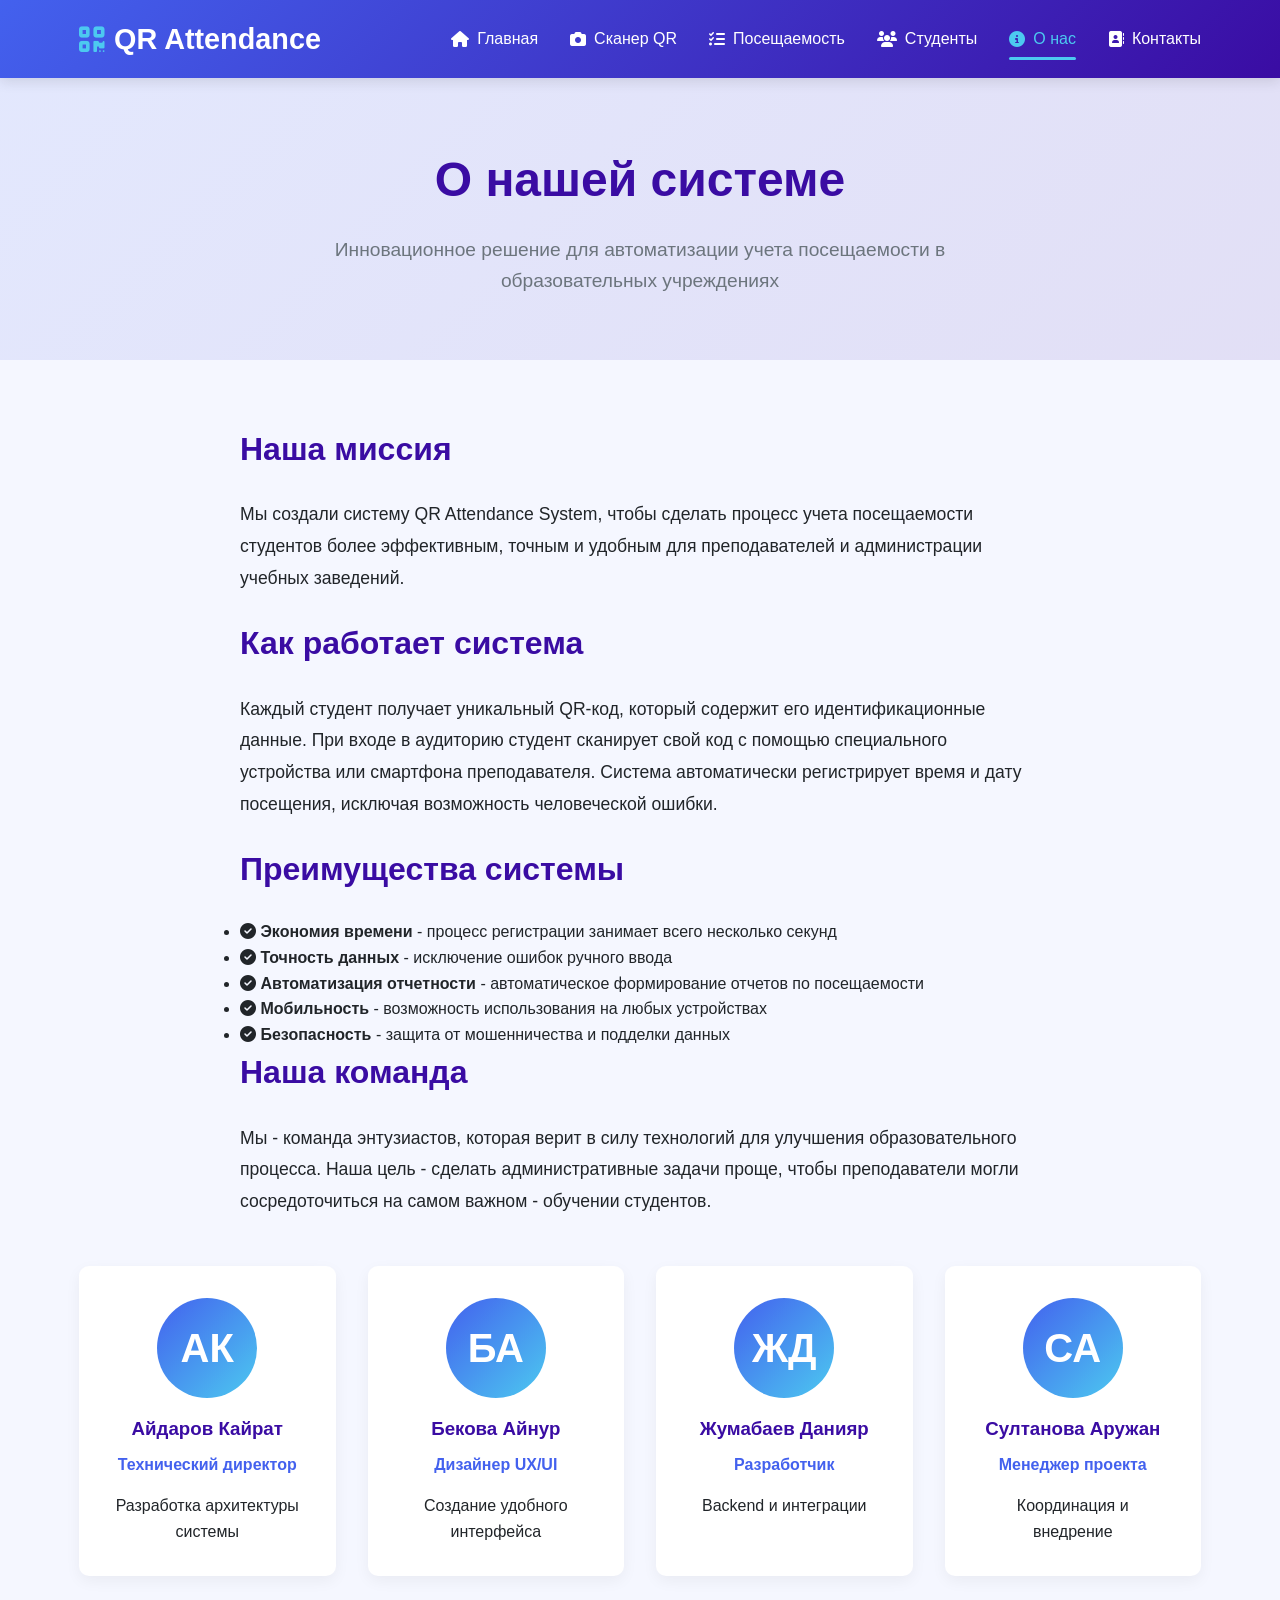
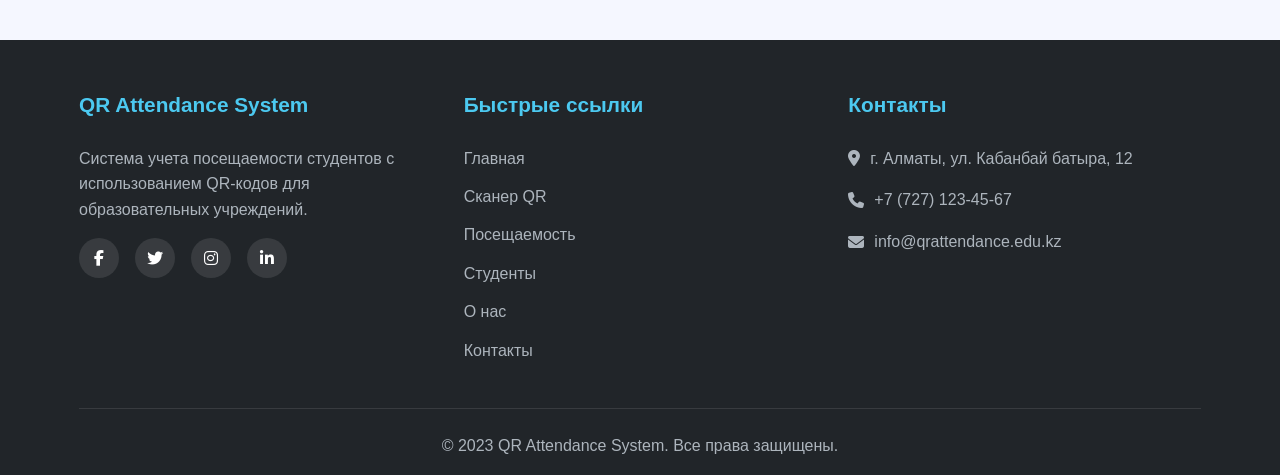
<file: about.html>
<!DOCTYPE html>
<html lang="ru">
<head>
    <meta charset="UTF-8">
    <meta name="viewport" content="width=device-width, initial-scale=1.0">
    <title>О нас | QR Attendance System</title>
    <link rel="stylesheet" href="https://cdnjs.cloudflare.com/ajax/libs/font-awesome/6.4.0/css/all.min.css">
    <link rel="stylesheet" href="../styles/style.css"> <!-- ../ для выхода из pages -->
</head>
<body>
    <header>
        <div class="container">
            <div class="header-content">
                <a href="../index.html" class="logo"> <!-- ../ для выхода к index.html -->
                    <i class="fas fa-qrcode"></i>
                    <span>QR Attendance</span>
                </a>
                <button class="mobile-menu-btn" id="mobileMenuBtn">
                    <i class="fas fa-bars"></i>
                </button>
                <nav>
                    <ul class="nav-menu" id="navMenu">
                        <li><a href="../index.html"><i class="fas fa-home"></i> Главная</a></li>
                        <li><a href="../index.html#scanner"><i class="fas fa-camera"></i> Сканер QR</a></li>
                        <li><a href="../index.html#attendance"><i class="fas fa-list-check"></i> Посещаемость</a></li>
                        <li><a href="../index.html#students"><i class="fas fa-users"></i> Студенты</a></li>
                        <li><a href="about.html" class="active"><i class="fas fa-info-circle"></i> О нас</a></li>
                        <li><a href="contacts.html"><i class="fas fa-address-book"></i> Контакты</a></li>
                    </ul>
                </nav>
            </div>
        </div>
    </header>

    <section class="about-hero">
        <div class="container">
            <h1>О нашей системе</h1>
            <p>Инновационное решение для автоматизации учета посещаемости в образовательных учреждениях</p>
        </div>
    </section>

    <section class="about-content">
        <div class="container">
            <div class="about-text">
                <h2>Наша миссия</h2>
                <p>Мы создали систему QR Attendance System, чтобы сделать процесс учета посещаемости студентов более эффективным, точным и удобным для преподавателей и администрации учебных заведений.</p>
                
                <h2>Как работает система</h2>
                <p>Каждый студент получает уникальный QR-код, который содержит его идентификационные данные. При входе в аудиторию студент сканирует свой код с помощью специального устройства или смартфона преподавателя. Система автоматически регистрирует время и дату посещения, исключая возможность человеческой ошибки.</p>
                
                <h2>Преимущества системы</h2>
                <ul class="features-list">
                    <li><i class="fas fa-check-circle"></i> <strong>Экономия времени</strong> - процесс регистрации занимает всего несколько секунд</li>
                    <li><i class="fas fa-check-circle"></i> <strong>Точность данных</strong> - исключение ошибок ручного ввода</li>
                    <li><i class="fas fa-check-circle"></i> <strong>Автоматизация отчетности</strong> - автоматическое формирование отчетов по посещаемости</li>
                    <li><i class="fas fa-check-circle"></i> <strong>Мобильность</strong> - возможность использования на любых устройствах</li>
                    <li><i class="fas fa-check-circle"></i> <strong>Безопасность</strong> - защита от мошенничества и подделки данных</li>
                </ul>
                
                <h2>Наша команда</h2>
                <p>Мы - команда энтузиастов, которая верит в силу технологий для улучшения образовательного процесса. Наша цель - сделать административные задачи проще, чтобы преподаватели могли сосредоточиться на самом важном - обучении студентов.</p>
            </div>
            
            <div class="team-grid">
                <div class="team-member">
                    <div class="member-avatar">АК</div>
                    <h3 class="member-name">Айдаров Кайрат</h3>
                    <p class="member-role">Технический директор</p>
                    <p>Разработка архитектуры системы</p>
                </div>
                <div class="team-member">
                    <div class="member-avatar">БА</div>
                    <h3 class="member-name">Бекова Айнур</h3>
                    <p class="member-role">Дизайнер UX/UI</p>
                    <p>Создание удобного интерфейса</p>
                </div>
                <div class="team-member">
                    <div class="member-avatar">ЖД</div>
                    <h3 class="member-name">Жумабаев Данияр</h3>
                    <p class="member-role">Разработчик</p>
                    <p>Backend и интеграции</p>
                </div>
                <div class="team-member">
                    <div class="member-avatar">СА</div>
                    <h3 class="member-name">Султанова Аружан</h3>
                    <p class="member-role">Менеджер проекта</p>
                    <p>Координация и внедрение</p>
                </div>
            </div>
        </div>
    </section>

    <footer>
        <div class="container">
            <div class="footer-content">
                <div class="footer-section">
                    <h3>QR Attendance System</h3>
                    <p>Система учета посещаемости студентов с использованием QR-кодов для образовательных учреждений.</p>
                    <div class="social-links">
                        <a href="#"><i class="fab fa-facebook-f"></i></a>
                        <a href="#"><i class="fab fa-twitter"></i></a>
                        <a href="#"><i class="fab fa-instagram"></i></a>
                        <a href="#"><i class="fab fa-linkedin-in"></i></a>
                    </div>
                </div>
                <div class="footer-section">
                    <h3>Быстрые ссылки</h3>
                    <ul class="footer-links">
                        <li><a href="../index.html">Главная</a></li>
                        <li><a href="../index.html#scanner">Сканер QR</a></li>
                        <li><a href="../index.html#attendance">Посещаемость</a></li>
                        <li><a href="../index.html#students">Студенты</a></li>
                        <li><a href="about.html">О нас</a></li>
                        <li><a href="contacts.html">Контакты</a></li>
                    </ul>
                </div>
                <div class="footer-section">
                    <h3>Контакты</h3>
                    <p><i class="fas fa-map-marker-alt"></i> г. Алматы, ул. Кабанбай батыра, 12</p>
                    <p><i class="fas fa-phone"></i> +7 (727) 123-45-67</p>
                    <p><i class="fas fa-envelope"></i> info@qrattendance.edu.kz</p>
                </div>
            </div>
            <div class="footer-bottom">
                <p>&copy; 2023 QR Attendance System. Все права защищены.</p>
            </div>
        </div>
    </footer>

    <script>
        document.getElementById('mobileMenuBtn').addEventListener('click', function() {
            const navMenu = document.getElementById('navMenu');
            navMenu.classList.toggle('active');
            this.innerHTML = navMenu.classList.contains('active') 
                ? '<i class="fas fa-times"></i>' 
                : '<i class="fas fa-bars"></i>';
        });
    </script>
</body>
</html>
</file>
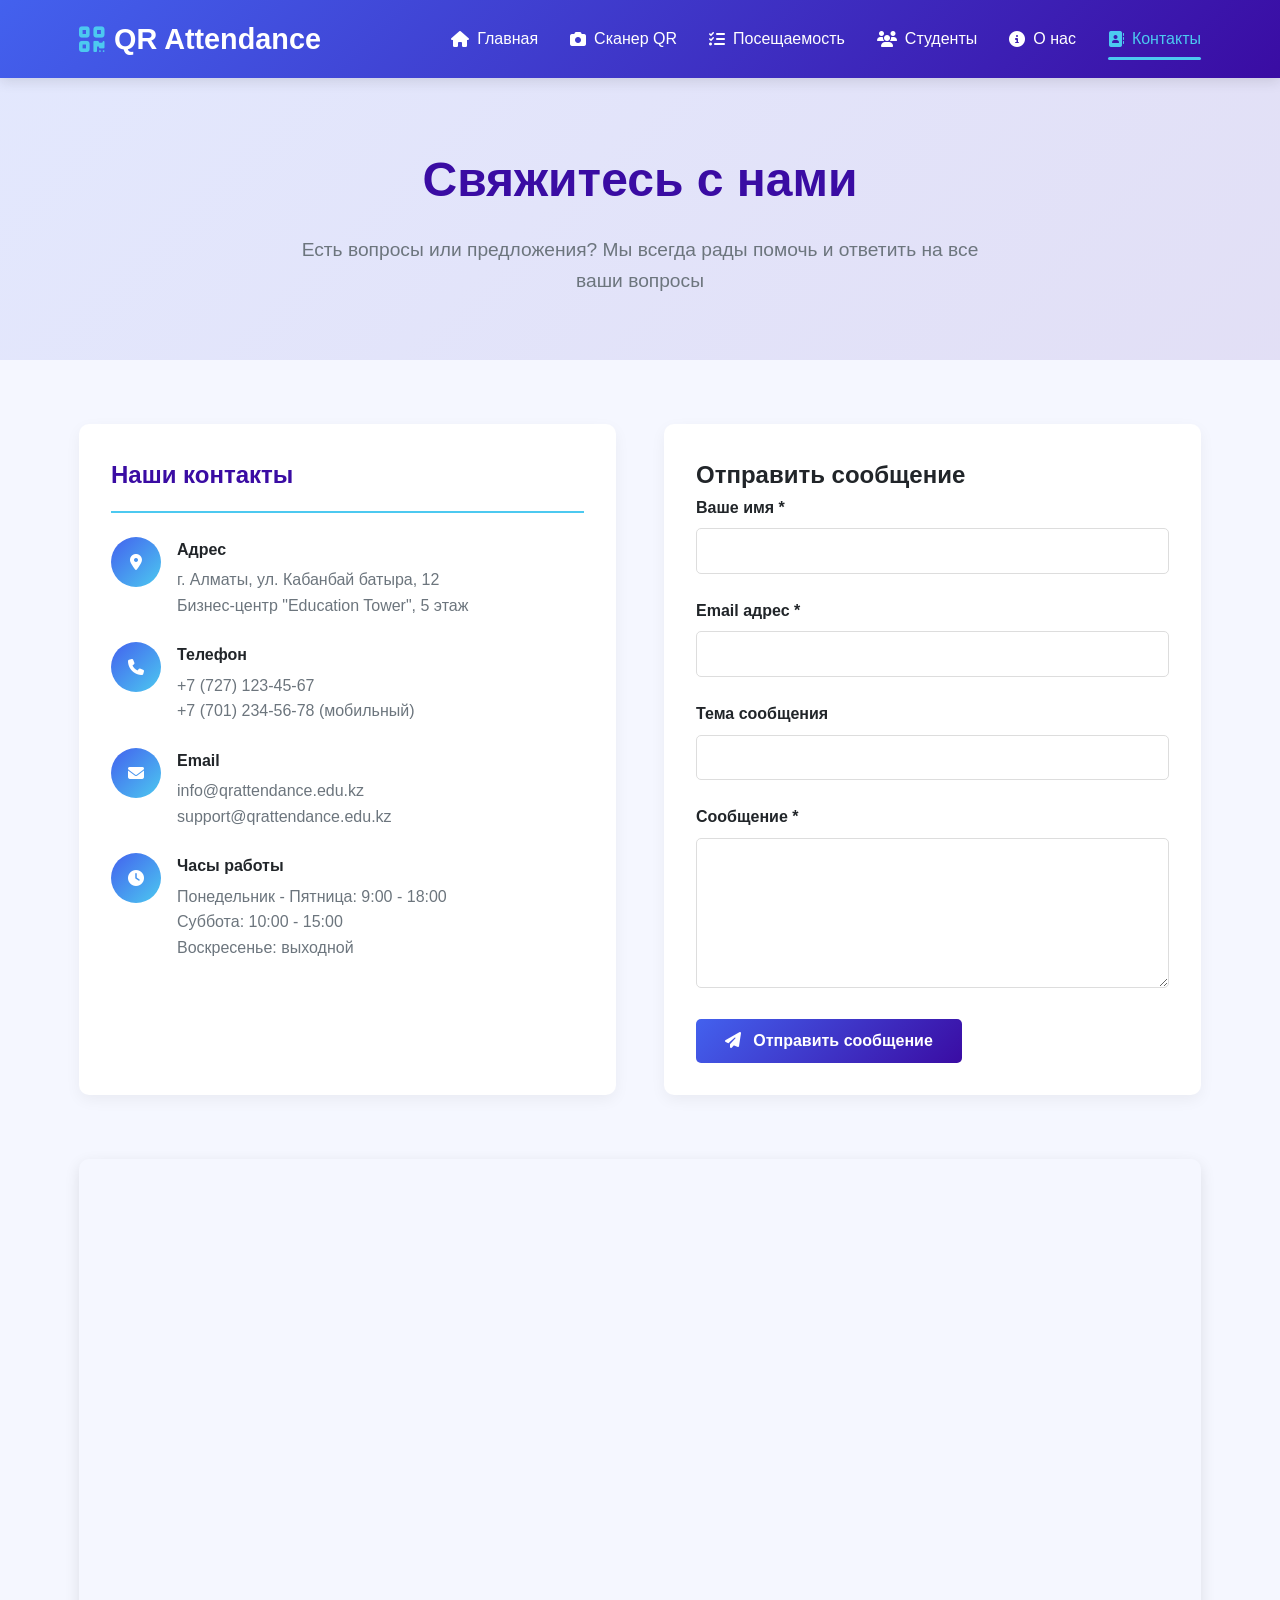
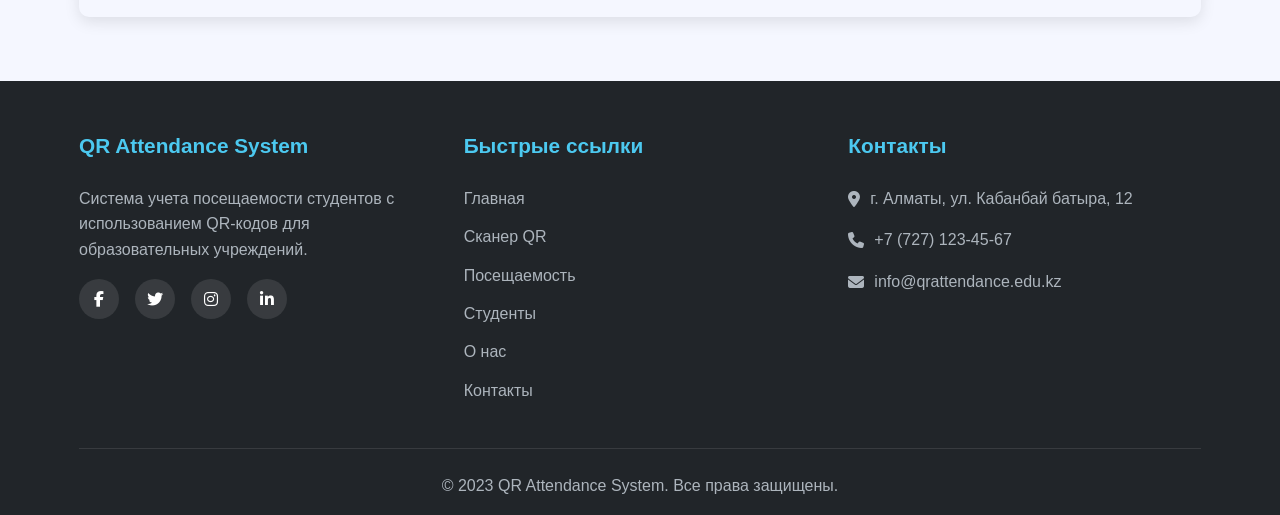
<file: contacts.html>
<!DOCTYPE html>
<html lang="ru">
<head>
    <meta charset="UTF-8">
    <meta name="viewport" content="width=device-width, initial-scale=1.0">
    <title>Контакты | QR Attendance System</title>
    <link rel="stylesheet" href="https://cdnjs.cloudflare.com/ajax/libs/font-awesome/6.4.0/css/all.min.css">
    <link rel="stylesheet" href="../styles/style.css"> <!-- ../ для выхода из pages -->
</head>
<body>
    <header>
        <div class="container">
            <div class="header-content">
                <a href="../index.html" class="logo"> <!-- ../ для выхода к index.html -->
                    <i class="fas fa-qrcode"></i>
                    <span>QR Attendance</span>
                </a>
                <button class="mobile-menu-btn" id="mobileMenuBtn">
                    <i class="fas fa-bars"></i>
                </button>
                <nav>
                    <ul class="nav-menu" id="navMenu">
                        <li><a href="../index.html"><i class="fas fa-home"></i> Главная</a></li>
                        <li><a href="../index.html#scanner"><i class="fas fa-camera"></i> Сканер QR</a></li>
                        <li><a href="../index.html#attendance"><i class="fas fa-list-check"></i> Посещаемость</a></li>
                        <li><a href="../index.html#students"><i class="fas fa-users"></i> Студенты</a></li>
                        <li><a href="about.html"><i class="fas fa-info-circle"></i> О нас</a></li>
                        <li><a href="contacts.html" class="active"><i class="fas fa-address-book"></i> Контакты</a></li>
                    </ul>
                </nav>
            </div>
        </div>
    </header>

    <section class="contacts-hero">
        <div class="container">
            <h1>Свяжитесь с нами</h1>
            <p>Есть вопросы или предложения? Мы всегда рады помочь и ответить на все ваши вопросы</p>
        </div>
    </section>

    <section class="contacts-content">
        <div class="container">
            <div class="contact-grid">
                <div class="contact-info">
                    <h2>Наши контакты</h2>
                    
                    <div class="contact-item">
                        <div class="contact-icon">
                            <i class="fas fa-map-marker-alt"></i>
                        </div>
                        <div class="contact-details">
                            <h4>Адрес</h4>
                            <p>г. Алматы, ул. Кабанбай батыра, 12</p>
                            <p>Бизнес-центр "Education Tower", 5 этаж</p>
                        </div>
                    </div>
                    
                    <div class="contact-item">
                        <div class="contact-icon">
                            <i class="fas fa-phone"></i>
                        </div>
                        <div class="contact-details">
                            <h4>Телефон</h4>
                            <p>+7 (727) 123-45-67</p>
                            <p>+7 (701) 234-56-78 (мобильный)</p>
                        </div>
                    </div>
                    
                    <div class="contact-item">
                        <div class="contact-icon">
                            <i class="fas fa-envelope"></i>
                        </div>
                        <div class="contact-details">
                            <h4>Email</h4>
                            <p>info@qrattendance.edu.kz</p>
                            <p>support@qrattendance.edu.kz</p>
                        </div>
                    </div>
                    
                    <div class="contact-item">
                        <div class="contact-icon">
                            <i class="fas fa-clock"></i>
                        </div>
                        <div class="contact-details">
                            <h4>Часы работы</h4>
                            <p>Понедельник - Пятница: 9:00 - 18:00</p>
                            <p>Суббота: 10:00 - 15:00</p>
                            <p>Воскресенье: выходной</p>
                        </div>
                    </div>
                </div>
                
                <div class="contact-form">
                    <h2>Отправить сообщение</h2>
                    <form>
                        <div class="form-group">
                            <label for="name">Ваше имя *</label>
                            <input type="text" id="name" required>
                        </div>
                        
                        <div class="form-group">
                            <label for="email">Email адрес *</label>
                            <input type="email" id="email" required>
                        </div>
                        
                        <div class="form-group">
                            <label for="subject">Тема сообщения</label>
                            <input type="text" id="subject">
                        </div>
                        
                        <div class="form-group">
                            <label for="message">Сообщение *</label>
                            <textarea id="message" required></textarea>
                        </div>
                        
                        <button type="submit" class="btn btn-primary">
                            <i class="fas fa-paper-plane"></i> Отправить сообщение
                        </button>
                    </form>
                </div>
            </div>
            
            <div class="map-container">
                <iframe 
                    src="https://www.google.com/maps/embed?pb=!1m18!1m12!1m3!1d2906.7760361928535!2d76.91278731548467!3d43.23523497913778!2m3!1f0!2f0!3f0!3m2!1i1024!2i768!4f13.1!3m3!1m2!1s0x3883692f027581ad%3A0x2426740f56437e63!2z0JzQtdC20LTRj9C90YHRjNC60LjQuSDQv9C-0LvRjNGB0LrQsNGPINGD0LsuLCAxMiDQutC-0YDQv9GD0YEgMjEsINCQ0LvQvNCw0YLRiyAwNTAwMDA!5e0!3m2!1sru!2skz!4v1684167890123!5m2!1sru!2skz" 
                    width="100%" 
                    height="450" 
                    style="border:0;" 
                    allowfullscreen="" 
                    loading="lazy" 
                    referrerpolicy="no-referrer-when-downgrade">
                </iframe>
            </div>
        </div>
    </section>

    <footer>
        <div class="container">
            <div class="footer-content">
                <div class="footer-section">
                    <h3>QR Attendance System</h3>
                    <p>Система учета посещаемости студентов с использованием QR-кодов для образовательных учреждений.</p>
                    <div class="social-links">
                        <a href="#"><i class="fab fa-facebook-f"></i></a>
                        <a href="#"><i class="fab fa-twitter"></i></a>
                        <a href="#"><i class="fab fa-instagram"></i></a>
                        <a href="#"><i class="fab fa-linkedin-in"></i></a>
                    </div>
                </div>
                <div class="footer-section">
                    <h3>Быстрые ссылки</h3>
                    <ul class="footer-links">
                        <li><a href="../index.html">Главная</a></li>
                        <li><a href="../index.html#scanner">Сканер QR</a></li>
                        <li><a href="../index.html#attendance">Посещаемость</a></li>
                        <li><a href="../index.html#students">Студенты</a></li>
                        <li><a href="about.html">О нас</a></li>
                        <li><a href="contacts.html">Контакты</a></li>
                    </ul>
                </div>
                <div class="footer-section">
                    <h3>Контакты</h3>
                    <p><i class="fas fa-map-marker-alt"></i> г. Алматы, ул. Кабанбай батыра, 12</p>
                    <p><i class="fas fa-phone"></i> +7 (727) 123-45-67</p>
                    <p><i class="fas fa-envelope"></i> info@qrattendance.edu.kz</p>
                </div>
            </div>
            <div class="footer-bottom">
                <p>&copy; 2023 QR Attendance System. Все права защищены.</p>
            </div>
        </div>
    </footer>

    <script>
        document.getElementById('mobileMenuBtn').addEventListener('click', function() {
            const navMenu = document.getElementById('navMenu');
            navMenu.classList.toggle('active');
            this.innerHTML = navMenu.classList.contains('active') 
                ? '<i class="fas fa-times"></i>' 
                : '<i class="fas fa-bars"></i>';
        });
        
        document.querySelector('form').addEventListener('submit', function(e) {
            e.preventDefault();
            alert('Сообщение отправлено! Мы свяжемся с вами в ближайшее время.');
            this.reset();
        });
    </script>
</body>
</html>
</file>
<file: styles/style.css>
* {
    margin: 0;
    padding: 0;
    box-sizing: border-box;
    font-family: 'Segoe UI', Tahoma, Geneva, Verdana, sans-serif;
}

:root {
    --primary: #4361ee;
    --secondary: #3a0ca3;
    --accent: #4cc9f0;
    --light: #f8f9fa;
    --dark: #212529;
    --success: #4ade80;
    --warning: #f59e0b;
    --danger: #ef4444;
    --gray: #6c757d;
    --light-gray: #e9ecef;
}

body {
    background-color: #f5f7ff;
    color: var(--dark);
    line-height: 1.6;
}

.container {
    width: 90%;
    max-width: 1200px;
    margin: 0 auto;
    padding: 0 15px;
}

/* Header Styles */
header {
    background: linear-gradient(135deg, var(--primary), var(--secondary));
    color: white;
    padding: 1rem 0;
    box-shadow: 0 4px 12px rgba(0, 0, 0, 0.1);
    position: sticky;
    top: 0;
    z-index: 1000;
}

.header-content {
    display: flex;
    justify-content: space-between;
    align-items: center;
}

.logo {
    display: flex;
    align-items: center;
    gap: 10px;
    font-size: 1.8rem;
    font-weight: 700;
    text-decoration: none;
    color: white;
}

.logo i {
    color: var(--accent);
}

.nav-menu {
    display: flex;
    list-style: none;
    gap: 2rem;
}

.nav-menu a {
    color: white;
    text-decoration: none;
    font-weight: 500;
    padding: 0.5rem 0;
    position: relative;
    transition: all 0.3s ease;
    display: flex;
    align-items: center;
    gap: 0.5rem;
}

.nav-menu a:hover {
    color: var(--accent);
}

.nav-menu a.active {
    color: var(--accent);
}

.nav-menu a.active::after {
    content: '';
    position: absolute;
    bottom: 0;
    left: 0;
    width: 100%;
    height: 3px;
    background-color: var(--accent);
    border-radius: 2px;
}

.mobile-menu-btn {
    display: none;
    background: none;
    border: none;
    color: white;
    font-size: 1.5rem;
    cursor: pointer;
    padding: 0.5rem;
}

/* Hero Section */
.hero {
    padding: 4rem 0;
    background: linear-gradient(135deg, rgba(67, 97, 238, 0.1), rgba(58, 12, 163, 0.1));
}

.hero .container {
    display: flex;
    align-items: center;
    justify-content: space-between;
    gap: 3rem;
}

.hero-content {
    flex: 1;
}

.hero h1 {
    font-size: 3rem;
    color: var(--secondary);
    margin-bottom: 1rem;
    line-height: 1.2;
}

.subtitle {
    font-size: 1.2rem;
    color: var(--gray);
    margin-bottom: 2rem;
}

.hero-image {
    flex: 1;
    text-align: center;
}

.hero-image img {
    max-width: 100%;
    border-radius: 10px;
    box-shadow: 0 10px 30px rgba(0, 0, 0, 0.1);
}

/* Button Styles */
.btn {
    display: inline-block;
    padding: 0.8rem 1.8rem;
    border-radius: 5px;
    text-decoration: none;
    font-weight: 600;
    font-size: 1rem;
    transition: all 0.3s ease;
    border: none;
    cursor: pointer;
}

.btn-primary {
    background: linear-gradient(135deg, var(--primary), var(--secondary));
    color: white;
}

.btn-primary:hover {
    transform: translateY(-3px);
    box-shadow: 0 5px 15px rgba(67, 97, 238, 0.3);
}

.btn-secondary {
    background: linear-gradient(135deg, var(--gray), #495057);
    color: white;
}

.btn-secondary:hover {
    transform: translateY(-3px);
    box-shadow: 0 5px 15px rgba(108, 117, 125, 0.3);
}

.btn i {
    margin-right: 8px;
}

/* Section Styles */
.section {
    padding: 4rem 0;
}

.section-alt {
    padding: 4rem 0;
    background-color: #f8f9fa;
}

.section-title {
    text-align: center;
    font-size: 2.5rem;
    color: var(--secondary);
    margin-bottom: 3rem;
}

/* Statistics Section */
.stats-section {
    padding: 4rem 0;
    margin-top: 3rem; /* Добавляем отступ сверху */
}

.stats-grid {
    display: grid;
    grid-template-columns: repeat(auto-fit, minmax(250px, 1fr));
    gap: 2rem;
}

.stat-card {
    background: white;
    border-radius: 10px;
    padding: 2rem;
    text-align: center;
    box-shadow: 0 5px 15px rgba(0, 0, 0, 0.05);
    transition: transform 0.3s ease;
}

.stat-card:hover {
    transform: translateY(-5px);
}

.stat-icon {
    width: 70px;
    height: 70px;
    background: linear-gradient(135deg, var(--primary), var(--accent));
    border-radius: 50%;
    display: flex;
    align-items: center;
    justify-content: center;
    margin: 0 auto 1rem;
    color: white;
    font-size: 1.8rem;
}

.stat-card h3 {
    font-size: 2.5rem;
    color: var(--secondary);
    margin-bottom: 0.5rem;
}

.stat-card p {
    color: var(--gray);
    font-weight: 500;
}

/* QR Scanner Section with Image */
.scanner-container {
    display: flex;
    align-items: flex-start;
    gap: 3rem;
    margin-bottom: 2rem;
}

.scanner-preview {
    flex: 1;
}

.scanner-frame {
    background: #1a1a1a;
    border-radius: 10px;
    padding: 1rem;
    position: relative;
    overflow: hidden;
    min-height: 400px;
    display: flex;
    align-items: center;
    justify-content: center;
}

.scanner-image {
    width: 100%;
    max-height: 350px;
    object-fit: contain;
    border-radius: 5px;
    border: 2px solid #333;
}

.scanner-overlay {
    position: absolute;
    top: 0;
    left: 0;
    width: 100%;
    height: 100%;
    pointer-events: none;
}

.scan-line {
    position: absolute;
    top: 0;
    left: 10%;
    width: 80%;
    height: 3px;
    background: linear-gradient(90deg, transparent, var(--accent), transparent);
    animation: scan 2s linear infinite;
    box-shadow: 0 0 10px var(--accent);
}

@keyframes scan {
    0% { top: 0; opacity: 0.5; }
    50% { opacity: 1; }
    100% { top: 100%; opacity: 0.5; }
}

.scanner-info {
    flex: 1;
}

.scanner-info h3 {
    font-size: 1.8rem;
    color: var(--secondary);
    margin-bottom: 1.5rem;
    padding-bottom: 0.5rem;
    border-bottom: 2px solid var(--accent);
}

.scanner-instructions {
    background: linear-gradient(135deg, rgba(67, 97, 238, 0.1), rgba(58, 12, 163, 0.1));
    border-radius: 10px;
    padding: 1.5rem;
    margin-top: 2rem;
    border-left: 4px solid var(--accent);
}

.scanner-instructions h4 {
    color: var(--secondary);
    margin-bottom: 1rem;
    display: flex;
    align-items: center;
    gap: 0.5rem;
}

.scanner-instructions p {
    margin-bottom: 0.5rem;
    padding-left: 1.5rem;
    position: relative;
}

.scanner-instructions p:before {
    content: "•";
    color: var(--accent);
    font-weight: bold;
    position: absolute;
    left: 0;
}

.scanner-controls {
    display: flex;
    justify-content: center;
    gap: 1rem;
    margin: 2rem 0;
    flex-wrap: wrap;
}

.btn-accent {
    background: linear-gradient(135deg, var(--accent), #3a86ff);
    color: white;
}

.btn-accent:hover {
    background: linear-gradient(135deg, #3a86ff, var(--accent));
    transform: translateY(-3px);
    box-shadow: 0 5px 15px rgba(76, 201, 240, 0.3);
}

.qr-result {
    background: white;
    border-radius: 10px;
    padding: 1.5rem;
    margin-top: 2rem;
    box-shadow: 0 5px 15px rgba(0, 0, 0, 0.1);
    border-left: 4px solid var(--success);
    display: none;
}

.qr-result.active {
    display: block;
    animation: slideIn 0.5s ease;
}

@keyframes slideIn {
    from {
        opacity: 0;
        transform: translateY(20px);
    }
    to {
        opacity: 1;
        transform: translateY(0);
    }
}

.status-badge {
    padding: 0.4rem 1rem;
    border-radius: 20px;
    font-size: 0.9rem;
    font-weight: 600;
}

.status-present {
    background-color: rgba(74, 222, 128, 0.2);
    color: #16a34a;
}

.status-late {
    background-color: rgba(245, 158, 11, 0.2);
    color: #d97706;
}

/* Mobile responsiveness for scanner */
@media (max-width: 768px) {
    .scanner-container {
        flex-direction: column;
    }
    
    .scanner-frame {
        min-height: 300px;
    }
    
    .scanner-image {
        max-height: 250px;
    }
    
    .scanner-controls {
        flex-direction: column;
    }
    
    .scanner-controls .btn {
        width: 100%;
    }
}

/* Attendance Table */
.table-container {
    overflow-x: auto;
    background: white;
    border-radius: 10px;
    box-shadow: 0 5px 15px rgba(0, 0, 0, 0.05);
}

.attendance-table {
    width: 100%;
    border-collapse: collapse;
    min-width: 800px;
}

.attendance-table thead {
    background: linear-gradient(135deg, var(--primary), var(--secondary));
    color: white;
}

.attendance-table th {
    padding: 1rem;
    text-align: left;
    font-weight: 600;
}

.attendance-table tbody tr {
    border-bottom: 1px solid #eee;
}

.attendance-table tbody tr:hover {
    background-color: #f8f9fa;
}

.attendance-table td {
    padding: 1rem;
}

.status {
    padding: 0.3rem 0.8rem;
    border-radius: 20px;
    font-size: 0.9rem;
    font-weight: 600;
}

.status.present {
    background-color: rgba(74, 222, 128, 0.2);
    color: #16a34a;
}

.status.late {
    background-color: rgba(245, 158, 11, 0.2);
    color: #d97706;
}

.status.absent {
    background-color: rgba(239, 68, 68, 0.2);
    color: #dc2626;
}

/* Students Section */
.students-grid {
    display: grid;
    grid-template-columns: repeat(auto-fill, minmax(250px, 1fr));
    gap: 2rem;
}

.student-card {
    background: white;
    border-radius: 10px;
    padding: 2rem;
    text-align: center;
    box-shadow: 0 5px 15px rgba(0, 0, 0, 0.05);
    transition: transform 0.3s ease;
}

.student-card:hover {
    transform: translateY(-5px);
}

.student-avatar {
    width: 80px;
    height: 80px;
    background: linear-gradient(135deg, var(--primary), var(--accent));
    border-radius: 50%;
    display: flex;
    align-items: center;
    justify-content: center;
    margin: 0 auto 1rem;
    color: white;
    font-size: 1.8rem;
    font-weight: 700;
}

.student-card h3 {
    color: var(--secondary);
    margin-bottom: 0.5rem;
}

.student-id, .student-group {
    color: var(--gray);
    margin-bottom: 0.5rem;
    font-size: 0.9rem;
}

.student-stats {
    margin-top: 1rem;
    padding-top: 1rem;
    border-top: 1px solid #eee;
}

.student-stats .value {
    font-size: 1.5rem;
    font-weight: 700;
    color: var(--primary);
    display: block;
}

.student-stats .label {
    font-size: 0.9rem;
    color: var(--gray);
}

/* Footer Styles */
footer {
    background: var(--dark);
    color: white;
    padding: 3rem 0 1rem;
}

.footer-content {
    display: flex;
    justify-content: space-between;
    flex-wrap: wrap;
    gap: 2rem;
    margin-bottom: 2rem;
}

.footer-section {
    flex: 1;
    min-width: 250px;
}

.footer-section h3 {
    color: var(--accent);
    margin-bottom: 1.5rem;
    font-size: 1.3rem;
}

.footer-section p {
    color: #adb5bd;
    margin-bottom: 1rem;
    display: flex;
    align-items: center;
    gap: 10px;
}

.footer-links {
    list-style: none;
}

.footer-links li {
    margin-bottom: 0.8rem;
}

.footer-links a {
    color: #adb5bd;
    text-decoration: none;
    transition: color 0.3s ease;
}

.footer-links a:hover {
    color: var(--accent);
}

.social-links {
    display: flex;
    gap: 1rem;
    margin-top: 1rem;
}

.social-links a {
    color: white;
    background: rgba(255, 255, 255, 0.1);
    width: 40px;
    height: 40px;
    border-radius: 50%;
    display: flex;
    align-items: center;
    justify-content: center;
    text-decoration: none;
    transition: all 0.3s ease;
}

.social-links a:hover {
    background: var(--accent);
    transform: translateY(-3px);
}

.footer-bottom {
    text-align: center;
    padding-top: 1.5rem;
    border-top: 1px solid rgba(255, 255, 255, 0.1);
    color: #adb5bd;
}

/* About Page Styles */
.about-hero {
    background: linear-gradient(135deg, rgba(67, 97, 238, 0.1), rgba(58, 12, 163, 0.1));
    padding: 4rem 0;
    text-align: center;
}

.about-hero h1 {
    font-size: 3rem;
    color: var(--secondary);
    margin-bottom: 1rem;
}

.about-hero p {
    font-size: 1.2rem;
    color: var(--gray);
    max-width: 700px;
    margin: 0 auto;
}

.about-content {
    padding: 4rem 0;
}

.about-text {
    max-width: 800px;
    margin: 0 auto;
}

.about-text h2 {
    color: var(--secondary);
    margin-bottom: 1.5rem;
    font-size: 2rem;
}

.about-text p {
    margin-bottom: 1.5rem;
    line-height: 1.8;
    font-size: 1.1rem;
}

.team-grid {
    display: grid;
    grid-template-columns: repeat(auto-fill, minmax(250px, 1fr));
    gap: 2rem;
    margin-top: 3rem;
}

.team-member {
    background: white;
    border-radius: 10px;
    padding: 2rem;
    text-align: center;
    box-shadow: 0 5px 15px rgba(0, 0, 0, 0.05);
}

.member-avatar {
    width: 100px;
    height: 100px;
    border-radius: 50%;
    background: linear-gradient(135deg, var(--primary), var(--accent));
    margin: 0 auto 1rem;
    display: flex;
    align-items: center;
    justify-content: center;
    color: white;
    font-size: 2.5rem;
    font-weight: 700;
}

.member-name {
    color: var(--secondary);
    margin-bottom: 0.5rem;
}

.member-role {
    color: var(--primary);
    font-weight: 600;
    margin-bottom: 1rem;
}

/* Contacts Page Styles */
.contacts-hero {
    background: linear-gradient(135deg, rgba(67, 97, 238, 0.1), rgba(58, 12, 163, 0.1));
    padding: 4rem 0;
    text-align: center;
}

.contacts-hero h1 {
    font-size: 3rem;
    color: var(--secondary);
    margin-bottom: 1rem;
}

.contacts-hero p {
    font-size: 1.2rem;
    color: var(--gray);
    max-width: 700px;
    margin: 0 auto;
}

.contacts-content {
    padding: 4rem 0;
}

.contact-grid {
    display: grid;
    grid-template-columns: repeat(auto-fit, minmax(300px, 1fr));
    gap: 3rem;
}

.contact-info {
    background: white;
    border-radius: 10px;
    padding: 2rem;
    box-shadow: 0 5px 15px rgba(0, 0, 0, 0.05);
}

.contact-info h2 {
    color: var(--secondary);
    margin-bottom: 1.5rem;
    padding-bottom: 1rem;
    border-bottom: 2px solid var(--accent);
}

.contact-item {
    display: flex;
    align-items: flex-start;
    gap: 1rem;
    margin-bottom: 1.5rem;
}

.contact-icon {
    width: 50px;
    height: 50px;
    background: linear-gradient(135deg, var(--primary), var(--accent));
    border-radius: 50%;
    display: flex;
    align-items: center;
    justify-content: center;
    color: white;
    flex-shrink: 0;
}

.contact-details h4 {
    color: var(--dark);
    margin-bottom: 0.3rem;
}

.contact-details p {
    color: var(--gray);
}

.contact-form {
    background: white;
    border-radius: 10px;
    padding: 2rem;
    box-shadow: 0 5px 15px rgba(0, 0, 0, 0.05);
}

.form-group {
    margin-bottom: 1.5rem;
}

.form-group label {
    display: block;
    margin-bottom: 0.5rem;
    font-weight: 600;
    color: var(--dark);
}

.form-group input,
.form-group textarea {
    width: 100%;
    padding: 0.8rem;
    border: 1px solid #ddd;
    border-radius: 5px;
    font-size: 1rem;
}

.form-group textarea {
    min-height: 150px;
    resize: vertical;
}

.form-group input:focus,
.form-group textarea:focus {
    outline: none;
    border-color: var(--primary);
    box-shadow: 0 0 0 3px rgba(67, 97, 238, 0.1);
}

.map-container {
    margin-top: 4rem;
    border-radius: 10px;
    overflow: hidden;
    box-shadow: 0 5px 15px rgba(0, 0, 0, 0.1);
}

/* Responsive Styles */
@media (max-width: 992px) {
    .hero .container {
        flex-direction: column;
        text-align: center;
    }
    
    .hero h1 {
        font-size: 2.5rem;
    }
    
    .scanner-container {
        flex-direction: column;
    }
}

@media (max-width: 768px) {
    .nav-menu {
        position: fixed;
        top: 70px;
        right: -100%;
        flex-direction: column;
        background: white;
        width: 80%;
        max-width: 300px;
        height: calc(100vh - 70px);
        padding: 2rem;
        box-shadow: -5px 0 15px rgba(0, 0, 0, 0.1);
        transition: right 0.3s ease;
        z-index: 999;
    }

    .nav-menu.active {
        right: 0;
    }

    .nav-menu a {
        color: var(--dark);
        padding: 0.8rem 0;
        border-bottom: 1px solid #eee;
    }

    .nav-menu a:last-child {
        border-bottom: none;
    }

    .mobile-menu-btn {
        display: block;
    }

    .hero h1 {
        font-size: 2rem;
    }
    
    .section-title {
        font-size: 2rem;
    }
    
    .footer-content {
        flex-direction: column;
    }
}
</file>
